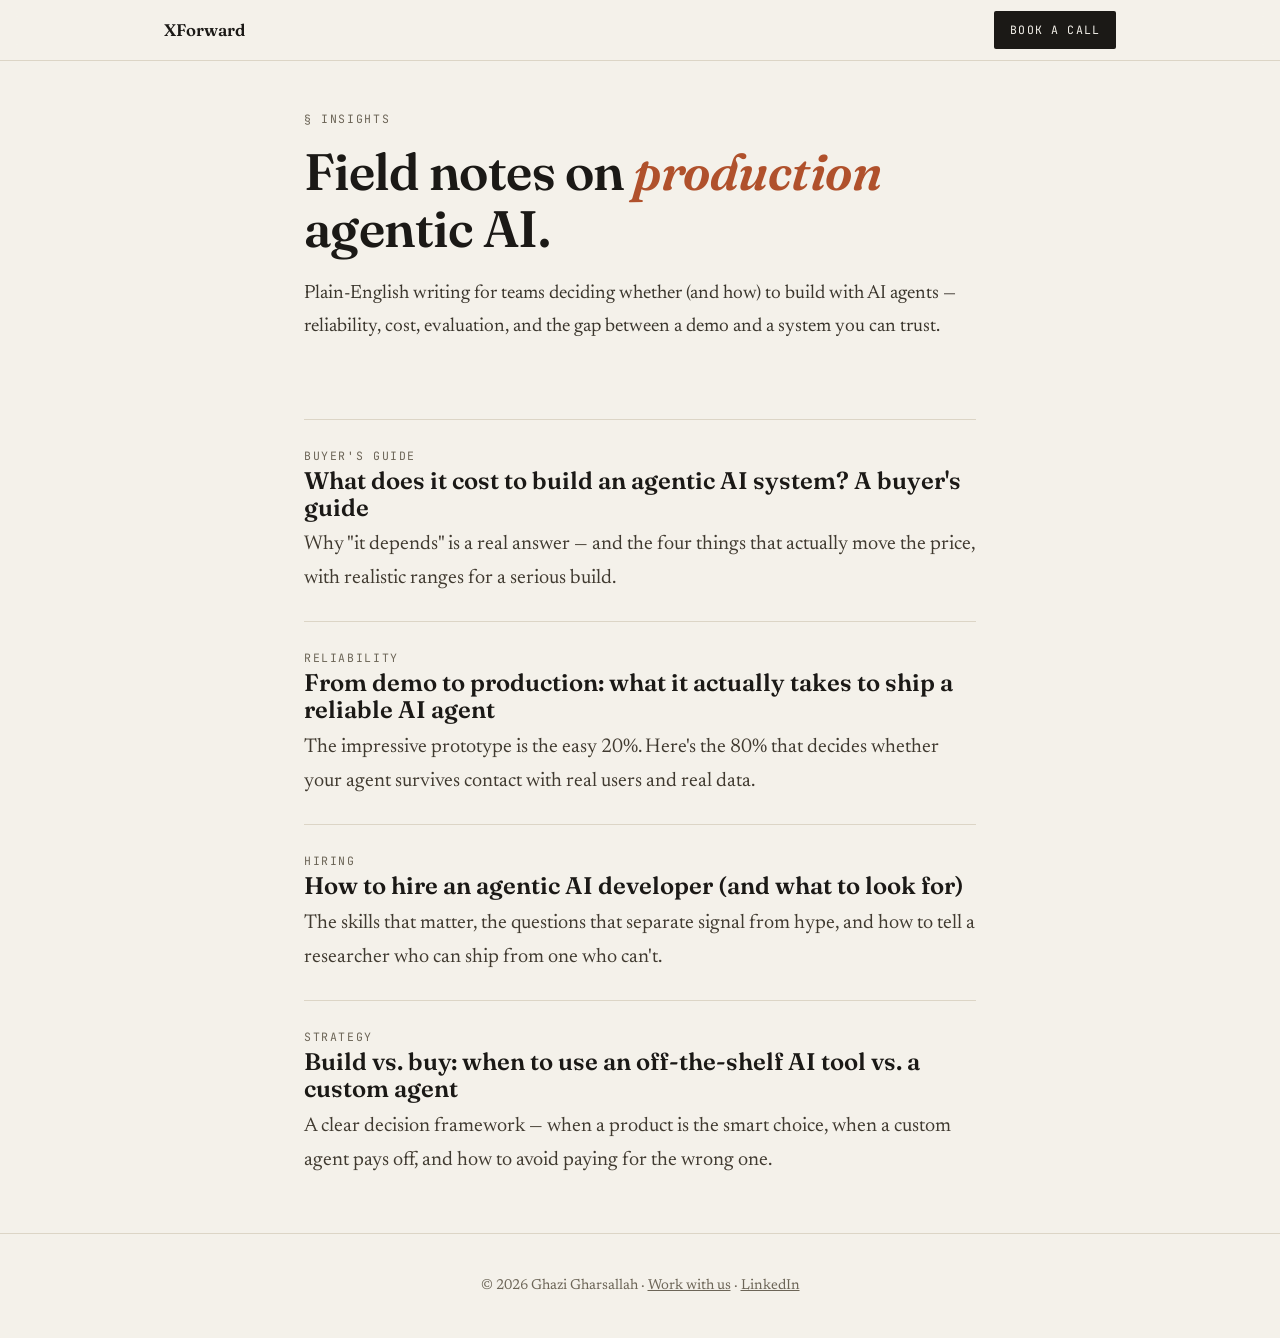
<file: website/insights/index.html>
<!DOCTYPE html>
<html lang="en">
<head>
<meta charset="utf-8">
<meta name="viewport" content="width=device-width, initial-scale=1">
<title>Insights — Agentic AI, from research to production | Ghazi Gharsallah</title>
<meta name="description" content="Field notes on building production-grade agentic AI: reliability, cost, evaluation, and what it takes to go from demo to a system you can trust.">
<link rel="canonical" href="https://ghazigh.github.io/ProjectX/insights/">
<link rel="preconnect" href="https://fonts.googleapis.com">
<link rel="preconnect" href="https://fonts.gstatic.com" crossorigin>
<link href="https://fonts.googleapis.com/css2?family=Fraunces:ital,opsz,wght@0,9..144,400..900;1,9..144,400..700&family=Newsreader:ital,opsz,wght@0,6..72,300..600;1,6..72,300..500&family=JetBrains+Mono:wght@400;500;600&display=swap" rel="stylesheet">
<link rel="stylesheet" href="article.css">
</head>
<body>
<div class="topbar"><div class="bar">
  <a class="brand" href="../">XForward</a>
  <a class="cta" href="https://calendly.com/gharsallahghazi">Book a call</a>
</div></div>

<div class="wrap">
  <article>
    <div class="post-meta mono">§ Insights</div>
    <h1>Field notes on <em class="accent">production</em> agentic AI.</h1>
    <p class="lede">Plain-English writing for teams deciding whether (and how) to build with AI agents — reliability, cost, evaluation, and the gap between a demo and a system you can trust.</p>
  </article>

  <ul class="post-list">
    <li>
      <div class="mono">Buyer's guide</div>
      <h2><a href="agentic-ai-cost-guide.html">What does it cost to build an agentic AI system? A buyer's guide</a></h2>
      <p>Why "it depends" is a real answer — and the four things that actually move the price, with realistic ranges for a serious build.</p>
    </li>
    <li>
      <div class="mono">Reliability</div>
      <h2><a href="agentic-ai-demo-to-production.html">From demo to production: what it actually takes to ship a reliable AI agent</a></h2>
      <p>The impressive prototype is the easy 20%. Here's the 80% that decides whether your agent survives contact with real users and real data.</p>
    </li>
    <li>
      <div class="mono">Hiring</div>
      <h2><a href="hire-agentic-ai-developer.html">How to hire an agentic AI developer (and what to look for)</a></h2>
      <p>The skills that matter, the questions that separate signal from hype, and how to tell a researcher who can ship from one who can't.</p>
    </li>
    <li>
      <div class="mono">Strategy</div>
      <h2><a href="build-vs-buy-ai-agent.html">Build vs. buy: when to use an off-the-shelf AI tool vs. a custom agent</a></h2>
      <p>A clear decision framework — when a product is the smart choice, when a custom agent pays off, and how to avoid paying for the wrong one.</p>
    </li>
  </ul>
</div>

<footer><div class="wrap-wide">
  © <span id="yr"></span> Ghazi Gharsallah · <a href="../">Work with us</a> · <a href="https://www.linkedin.com/in/ghazi-gharsallah-29264a155/">LinkedIn</a>
</div></footer>
<script>document.getElementById('yr').textContent=new Date().getFullYear();</script>
</body>
</html>
</file>
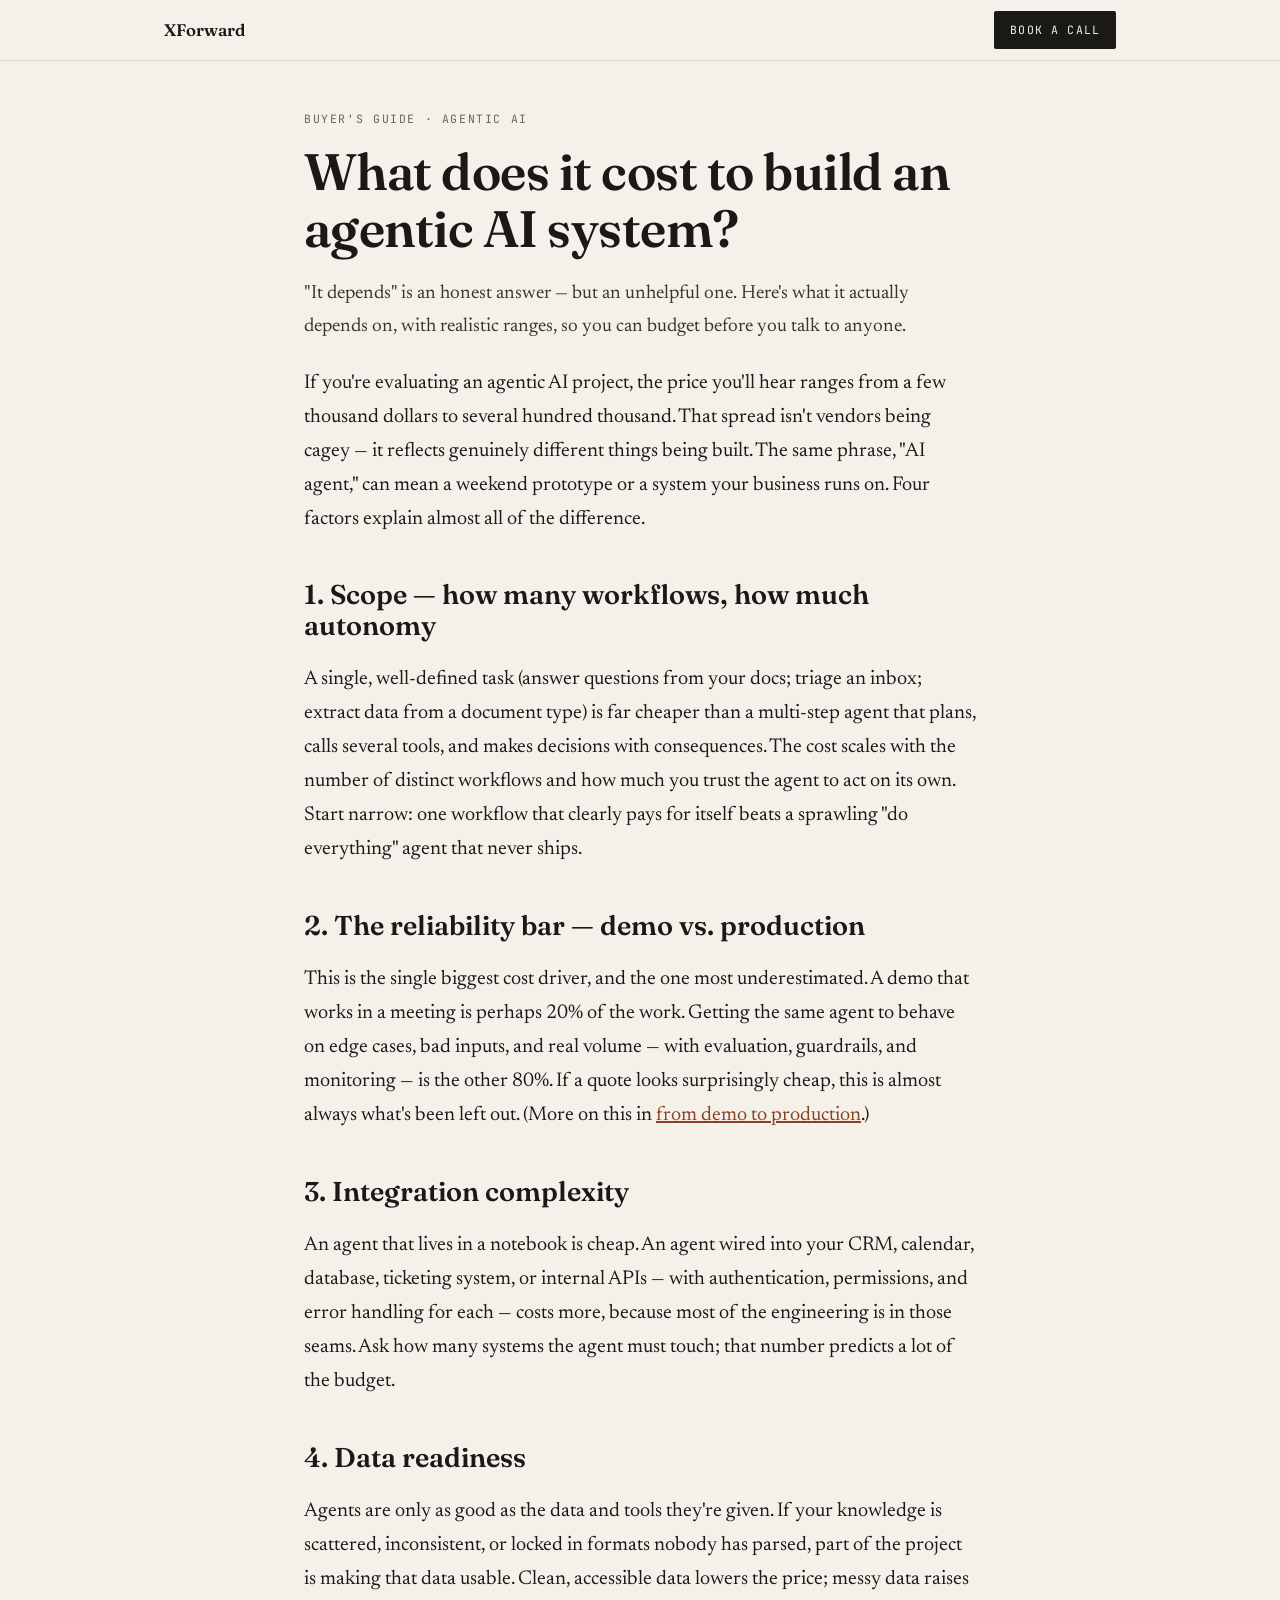
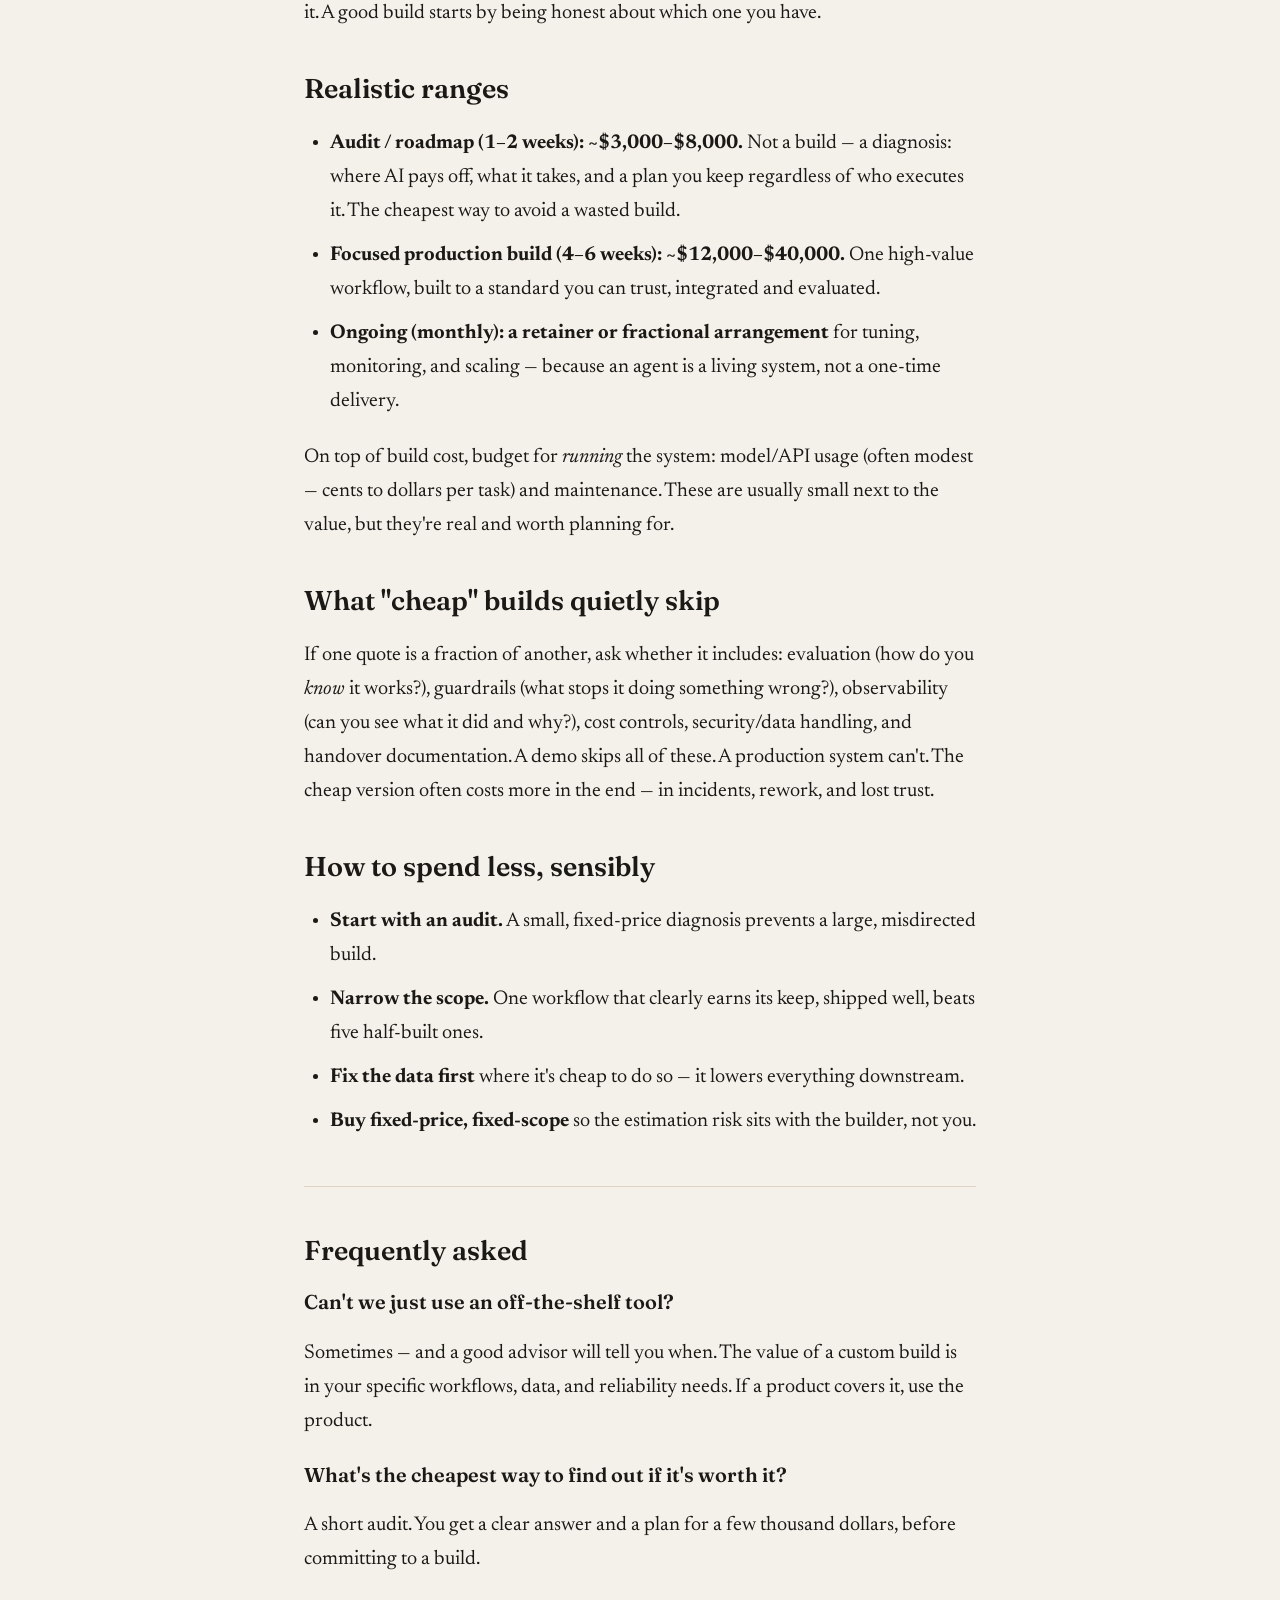
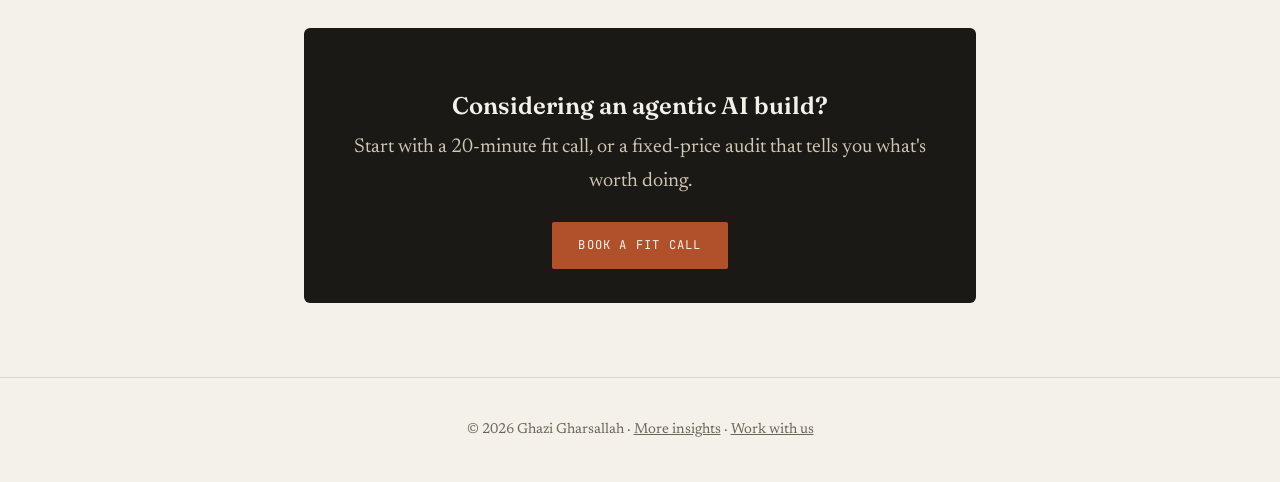
<file: website/insights/agentic-ai-cost-guide.html>
<!DOCTYPE html>
<html lang="en">
<head>
<meta charset="utf-8">
<meta name="viewport" content="width=device-width, initial-scale=1">
<title>What does it cost to build an agentic AI system? A buyer's guide</title>
<meta name="description" content="A clear, honest breakdown of what an agentic AI build costs — the four factors that move the price, realistic ranges, and the hidden costs cheap builds skip.">
<link rel="canonical" href="https://ghazigh.github.io/ProjectX/insights/agentic-ai-cost-guide.html">
<meta property="og:title" content="What does it cost to build an agentic AI system? A buyer's guide">
<meta property="og:description" content="The four factors that move the price of an agentic AI build, with realistic ranges.">
<meta property="og:type" content="article">
<link rel="preconnect" href="https://fonts.googleapis.com">
<link rel="preconnect" href="https://fonts.gstatic.com" crossorigin>
<link href="https://fonts.googleapis.com/css2?family=Fraunces:ital,opsz,wght@0,9..144,400..900;1,9..144,400..700&family=Newsreader:ital,opsz,wght@0,6..72,300..600;1,6..72,300..500&family=JetBrains+Mono:wght@400;500;600&display=swap" rel="stylesheet">
<link rel="stylesheet" href="article.css">
<script type="application/ld+json">
{
  "@context": "https://schema.org",
  "@type": "Article",
  "headline": "What does it cost to build an agentic AI system? A buyer's guide",
  "description": "A clear breakdown of what an agentic AI build costs, the factors that move the price, and realistic ranges.",
  "author": {"@type": "Person", "name": "Ghazi Gharsallah", "url": "https://ghazigh.github.io/ProjectX/"},
  "mainEntityOfPage": "https://ghazigh.github.io/ProjectX/insights/agentic-ai-cost-guide.html"
}
</script>
</head>
<body>
<div class="topbar"><div class="bar">
  <a class="brand" href="../">XForward</a>
  <a class="cta" href="https://calendly.com/gharsallahghazi">Book a call</a>
</div></div>

<div class="wrap">
<article>
  <div class="post-meta mono">Buyer's guide · Agentic AI</div>
  <h1>What does it cost to build an agentic AI system?</h1>
  <p class="lede">"It depends" is an honest answer — but an unhelpful one. Here's what it actually depends on, with realistic ranges, so you can budget before you talk to anyone.</p>

  <p>If you're evaluating an agentic AI project, the price you'll hear ranges from a few thousand dollars to several hundred thousand. That spread isn't vendors being cagey — it reflects genuinely different things being built. The same phrase, "AI agent," can mean a weekend prototype or a system your business runs on. Four factors explain almost all of the difference.</p>

  <h2>1. Scope — how many workflows, how much autonomy</h2>
  <p>A single, well-defined task (answer questions from your docs; triage an inbox; extract data from a document type) is far cheaper than a multi-step agent that plans, calls several tools, and makes decisions with consequences. The cost scales with the number of distinct workflows and how much you trust the agent to act on its own. Start narrow: one workflow that clearly pays for itself beats a sprawling "do everything" agent that never ships.</p>

  <h2>2. The reliability bar — demo vs. production</h2>
  <p>This is the single biggest cost driver, and the one most underestimated. A demo that works in a meeting is perhaps 20% of the work. Getting the same agent to behave on edge cases, bad inputs, and real volume — with evaluation, guardrails, and monitoring — is the other 80%. If a quote looks surprisingly cheap, this is almost always what's been left out. (More on this in <a href="agentic-ai-demo-to-production.html">from demo to production</a>.)</p>

  <h2>3. Integration complexity</h2>
  <p>An agent that lives in a notebook is cheap. An agent wired into your CRM, calendar, database, ticketing system, or internal APIs — with authentication, permissions, and error handling for each — costs more, because most of the engineering is in those seams. Ask how many systems the agent must touch; that number predicts a lot of the budget.</p>

  <h2>4. Data readiness</h2>
  <p>Agents are only as good as the data and tools they're given. If your knowledge is scattered, inconsistent, or locked in formats nobody has parsed, part of the project is making that data usable. Clean, accessible data lowers the price; messy data raises it. A good build starts by being honest about which one you have.</p>

  <h2>Realistic ranges</h2>
  <ul>
    <li><strong>Audit / roadmap (1–2 weeks): ~$3,000–$8,000.</strong> Not a build — a diagnosis: where AI pays off, what it takes, and a plan you keep regardless of who executes it. The cheapest way to avoid a wasted build.</li>
    <li><strong>Focused production build (4–6 weeks): ~$12,000–$40,000.</strong> One high-value workflow, built to a standard you can trust, integrated and evaluated.</li>
    <li><strong>Ongoing (monthly): a retainer or fractional arrangement</strong> for tuning, monitoring, and scaling — because an agent is a living system, not a one-time delivery.</li>
  </ul>
  <p>On top of build cost, budget for <em>running</em> the system: model/API usage (often modest — cents to dollars per task) and maintenance. These are usually small next to the value, but they're real and worth planning for.</p>

  <h2>What "cheap" builds quietly skip</h2>
  <p>If one quote is a fraction of another, ask whether it includes: evaluation (how do you <em>know</em> it works?), guardrails (what stops it doing something wrong?), observability (can you see what it did and why?), cost controls, security/data handling, and handover documentation. A demo skips all of these. A production system can't. The cheap version often costs more in the end — in incidents, rework, and lost trust.</p>

  <h2>How to spend less, sensibly</h2>
  <ul>
    <li><strong>Start with an audit.</strong> A small, fixed-price diagnosis prevents a large, misdirected build.</li>
    <li><strong>Narrow the scope.</strong> One workflow that clearly earns its keep, shipped well, beats five half-built ones.</li>
    <li><strong>Fix the data first</strong> where it's cheap to do so — it lowers everything downstream.</li>
    <li><strong>Buy fixed-price, fixed-scope</strong> so the estimation risk sits with the builder, not you.</li>
  </ul>

  <hr>
  <h2>Frequently asked</h2>
  <h3>Can't we just use an off-the-shelf tool?</h3>
  <p>Sometimes — and a good advisor will tell you when. The value of a custom build is in your specific workflows, data, and reliability needs. If a product covers it, use the product.</p>
  <h3>What's the cheapest way to find out if it's worth it?</h3>
  <p>A short audit. You get a clear answer and a plan for a few thousand dollars, before committing to a build.</p>

  <div class="cta-box">
    <h3>Considering an agentic AI build?</h3>
    <p>Start with a 20-minute fit call, or a fixed-price audit that tells you what's worth doing.</p>
    <a href="https://calendly.com/gharsallahghazi">Book a fit call</a>
  </div>
</article>
</div>

<footer><div class="wrap-wide">
  © <span id="yr"></span> Ghazi Gharsallah · <a href="index.html">More insights</a> · <a href="../">Work with us</a>
</div></footer>
<script>document.getElementById('yr').textContent=new Date().getFullYear();</script>
</body>
</html>
</file>
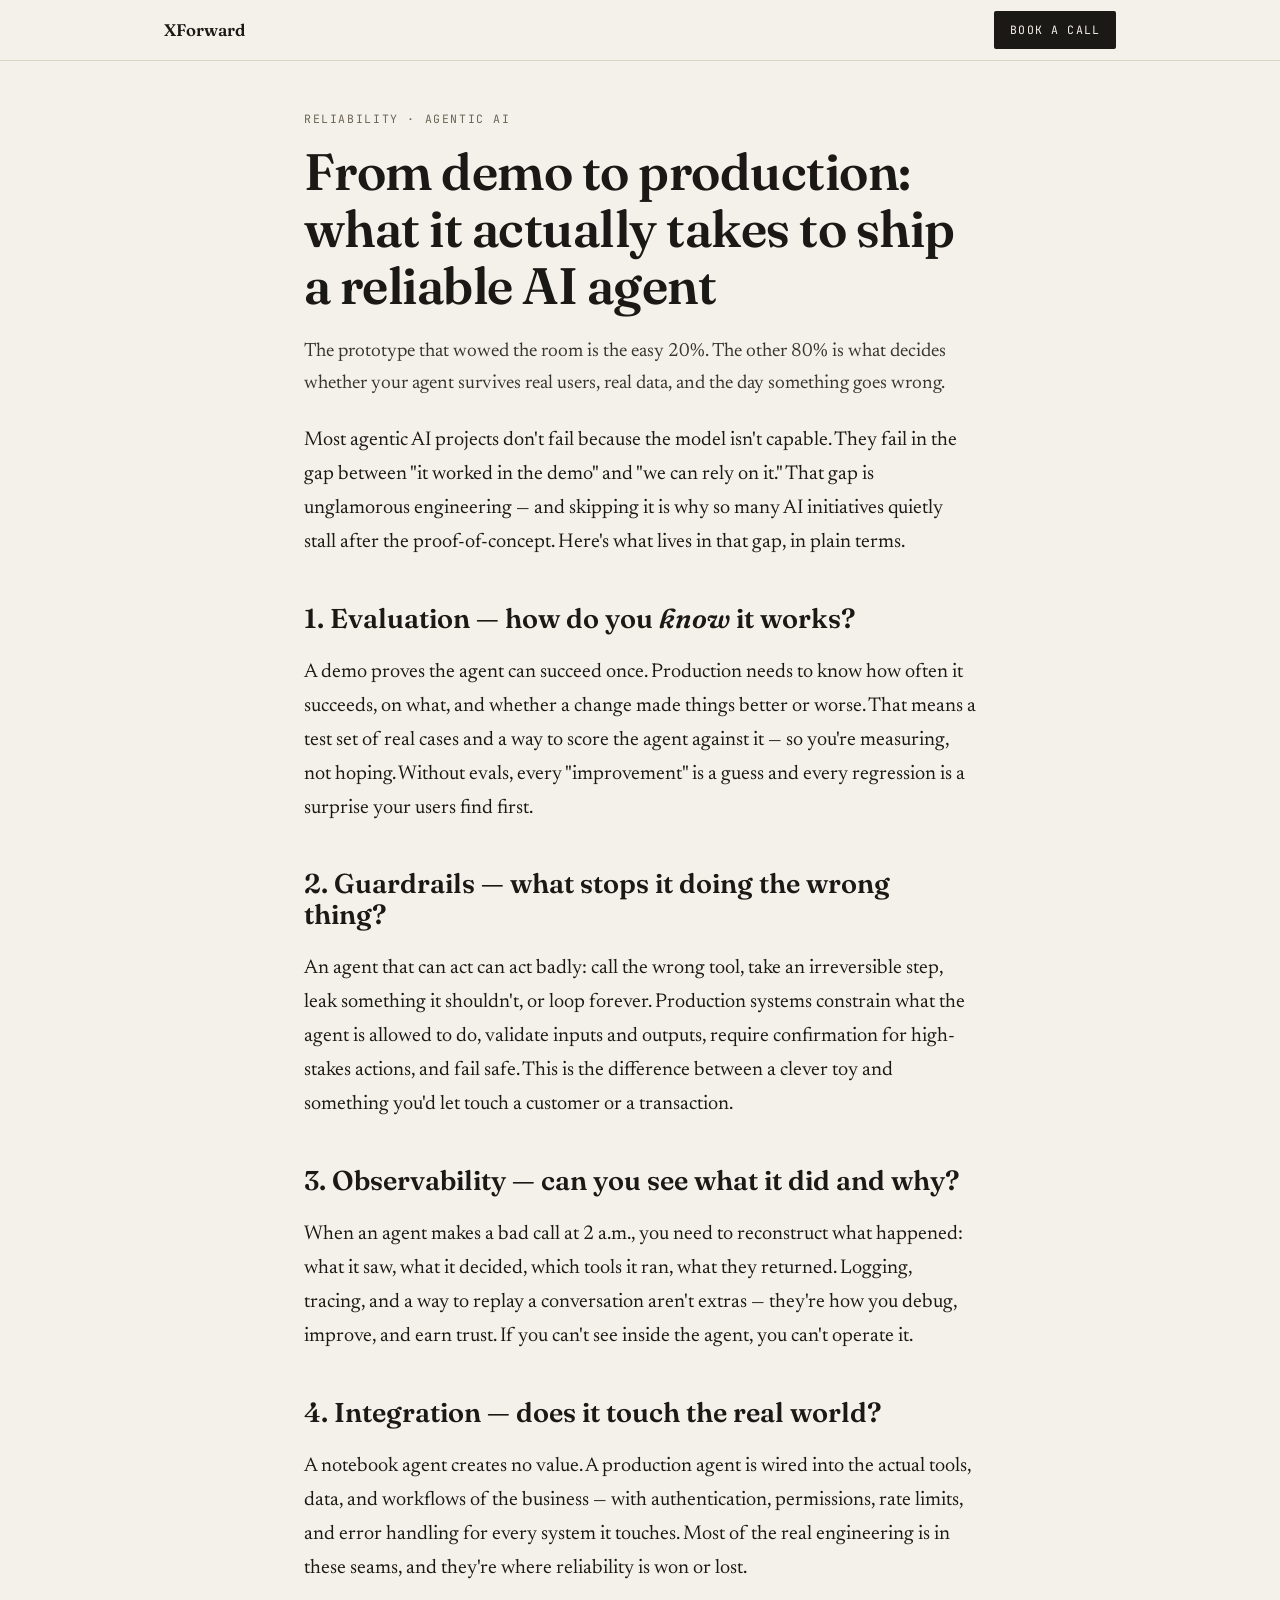
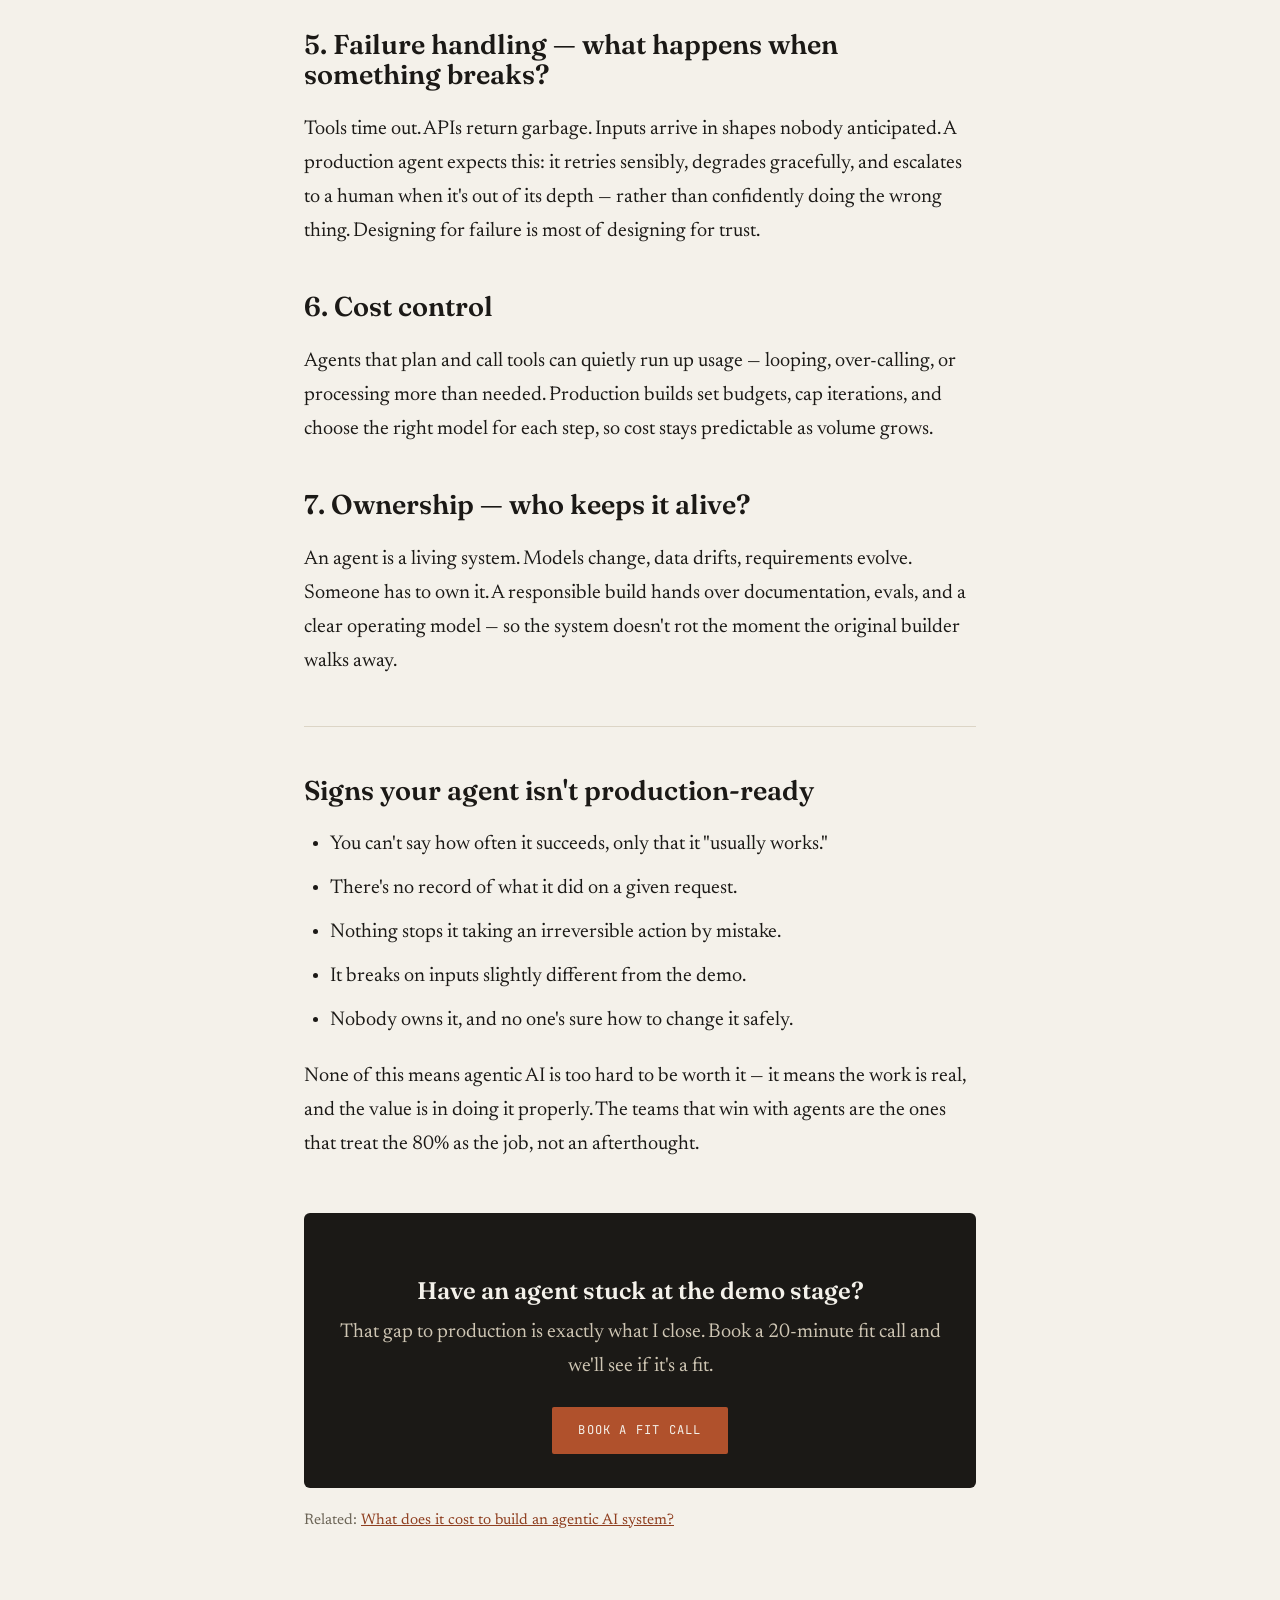
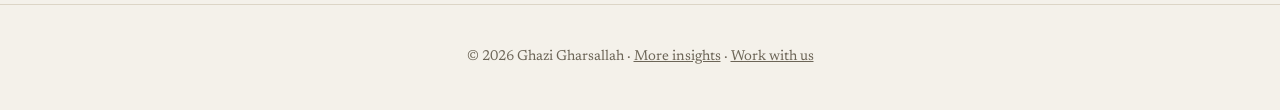
<file: website/insights/agentic-ai-demo-to-production.html>
<!DOCTYPE html>
<html lang="en">
<head>
<meta charset="utf-8">
<meta name="viewport" content="width=device-width, initial-scale=1">
<title>From demo to production: what it takes to ship a reliable AI agent</title>
<meta name="description" content="The impressive prototype is the easy 20%. Here is the 80% — evaluation, guardrails, observability, integration — that decides whether your agentic AI survives real users and real data.">
<link rel="canonical" href="https://ghazigh.github.io/ProjectX/insights/agentic-ai-demo-to-production.html">
<meta property="og:title" content="From demo to production: what it takes to ship a reliable AI agent">
<meta property="og:description" content="The 80% of agentic AI work that decides whether your agent survives production.">
<meta property="og:type" content="article">
<link rel="preconnect" href="https://fonts.googleapis.com">
<link rel="preconnect" href="https://fonts.gstatic.com" crossorigin>
<link href="https://fonts.googleapis.com/css2?family=Fraunces:ital,opsz,wght@0,9..144,400..900;1,9..144,400..700&family=Newsreader:ital,opsz,wght@0,6..72,300..600;1,6..72,300..500&family=JetBrains+Mono:wght@400;500;600&display=swap" rel="stylesheet">
<link rel="stylesheet" href="article.css">
<script type="application/ld+json">
{
  "@context": "https://schema.org",
  "@type": "Article",
  "headline": "From demo to production: what it takes to ship a reliable AI agent",
  "description": "The engineering that turns an agentic AI prototype into a system you can trust in production.",
  "author": {"@type": "Person", "name": "Ghazi Gharsallah", "url": "https://ghazigh.github.io/ProjectX/"},
  "mainEntityOfPage": "https://ghazigh.github.io/ProjectX/insights/agentic-ai-demo-to-production.html"
}
</script>
</head>
<body>
<div class="topbar"><div class="bar">
  <a class="brand" href="../">XForward</a>
  <a class="cta" href="https://calendly.com/gharsallahghazi">Book a call</a>
</div></div>

<div class="wrap">
<article>
  <div class="post-meta mono">Reliability · Agentic AI</div>
  <h1>From demo to production: what it actually takes to ship a reliable AI agent</h1>
  <p class="lede">The prototype that wowed the room is the easy 20%. The other 80% is what decides whether your agent survives real users, real data, and the day something goes wrong.</p>

  <p>Most agentic AI projects don't fail because the model isn't capable. They fail in the gap between "it worked in the demo" and "we can rely on it." That gap is unglamorous engineering — and skipping it is why so many AI initiatives quietly stall after the proof-of-concept. Here's what lives in that gap, in plain terms.</p>

  <h2>1. Evaluation — how do you <em>know</em> it works?</h2>
  <p>A demo proves the agent can succeed once. Production needs to know how often it succeeds, on what, and whether a change made things better or worse. That means a test set of real cases and a way to score the agent against it — so you're measuring, not hoping. Without evals, every "improvement" is a guess and every regression is a surprise your users find first.</p>

  <h2>2. Guardrails — what stops it doing the wrong thing?</h2>
  <p>An agent that can act can act badly: call the wrong tool, take an irreversible step, leak something it shouldn't, or loop forever. Production systems constrain what the agent is allowed to do, validate inputs and outputs, require confirmation for high-stakes actions, and fail safe. This is the difference between a clever toy and something you'd let touch a customer or a transaction.</p>

  <h2>3. Observability — can you see what it did and why?</h2>
  <p>When an agent makes a bad call at 2 a.m., you need to reconstruct what happened: what it saw, what it decided, which tools it ran, what they returned. Logging, tracing, and a way to replay a conversation aren't extras — they're how you debug, improve, and earn trust. If you can't see inside the agent, you can't operate it.</p>

  <h2>4. Integration — does it touch the real world?</h2>
  <p>A notebook agent creates no value. A production agent is wired into the actual tools, data, and workflows of the business — with authentication, permissions, rate limits, and error handling for every system it touches. Most of the real engineering is in these seams, and they're where reliability is won or lost.</p>

  <h2>5. Failure handling — what happens when something breaks?</h2>
  <p>Tools time out. APIs return garbage. Inputs arrive in shapes nobody anticipated. A production agent expects this: it retries sensibly, degrades gracefully, and escalates to a human when it's out of its depth — rather than confidently doing the wrong thing. Designing for failure is most of designing for trust.</p>

  <h2>6. Cost control</h2>
  <p>Agents that plan and call tools can quietly run up usage — looping, over-calling, or processing more than needed. Production builds set budgets, cap iterations, and choose the right model for each step, so cost stays predictable as volume grows.</p>

  <h2>7. Ownership — who keeps it alive?</h2>
  <p>An agent is a living system. Models change, data drifts, requirements evolve. Someone has to own it. A responsible build hands over documentation, evals, and a clear operating model — so the system doesn't rot the moment the original builder walks away.</p>

  <hr>
  <h2>Signs your agent isn't production-ready</h2>
  <ul>
    <li>You can't say how often it succeeds, only that it "usually works."</li>
    <li>There's no record of what it did on a given request.</li>
    <li>Nothing stops it taking an irreversible action by mistake.</li>
    <li>It breaks on inputs slightly different from the demo.</li>
    <li>Nobody owns it, and no one's sure how to change it safely.</li>
  </ul>

  <p>None of this means agentic AI is too hard to be worth it — it means the work is real, and the value is in doing it properly. The teams that win with agents are the ones that treat the 80% as the job, not an afterthought.</p>

  <div class="cta-box">
    <h3>Have an agent stuck at the demo stage?</h3>
    <p>That gap to production is exactly what I close. Book a 20-minute fit call and we'll see if it's a fit.</p>
    <a href="https://calendly.com/gharsallahghazi">Book a fit call</a>
  </div>

  <p style="color:#6c6557;font-size:.95rem">Related: <a href="agentic-ai-cost-guide.html">What does it cost to build an agentic AI system?</a></p>
</article>
</div>

<footer><div class="wrap-wide">
  © <span id="yr"></span> Ghazi Gharsallah · <a href="index.html">More insights</a> · <a href="../">Work with us</a>
</div></footer>
<script>document.getElementById('yr').textContent=new Date().getFullYear();</script>
</body>
</html>
</file>
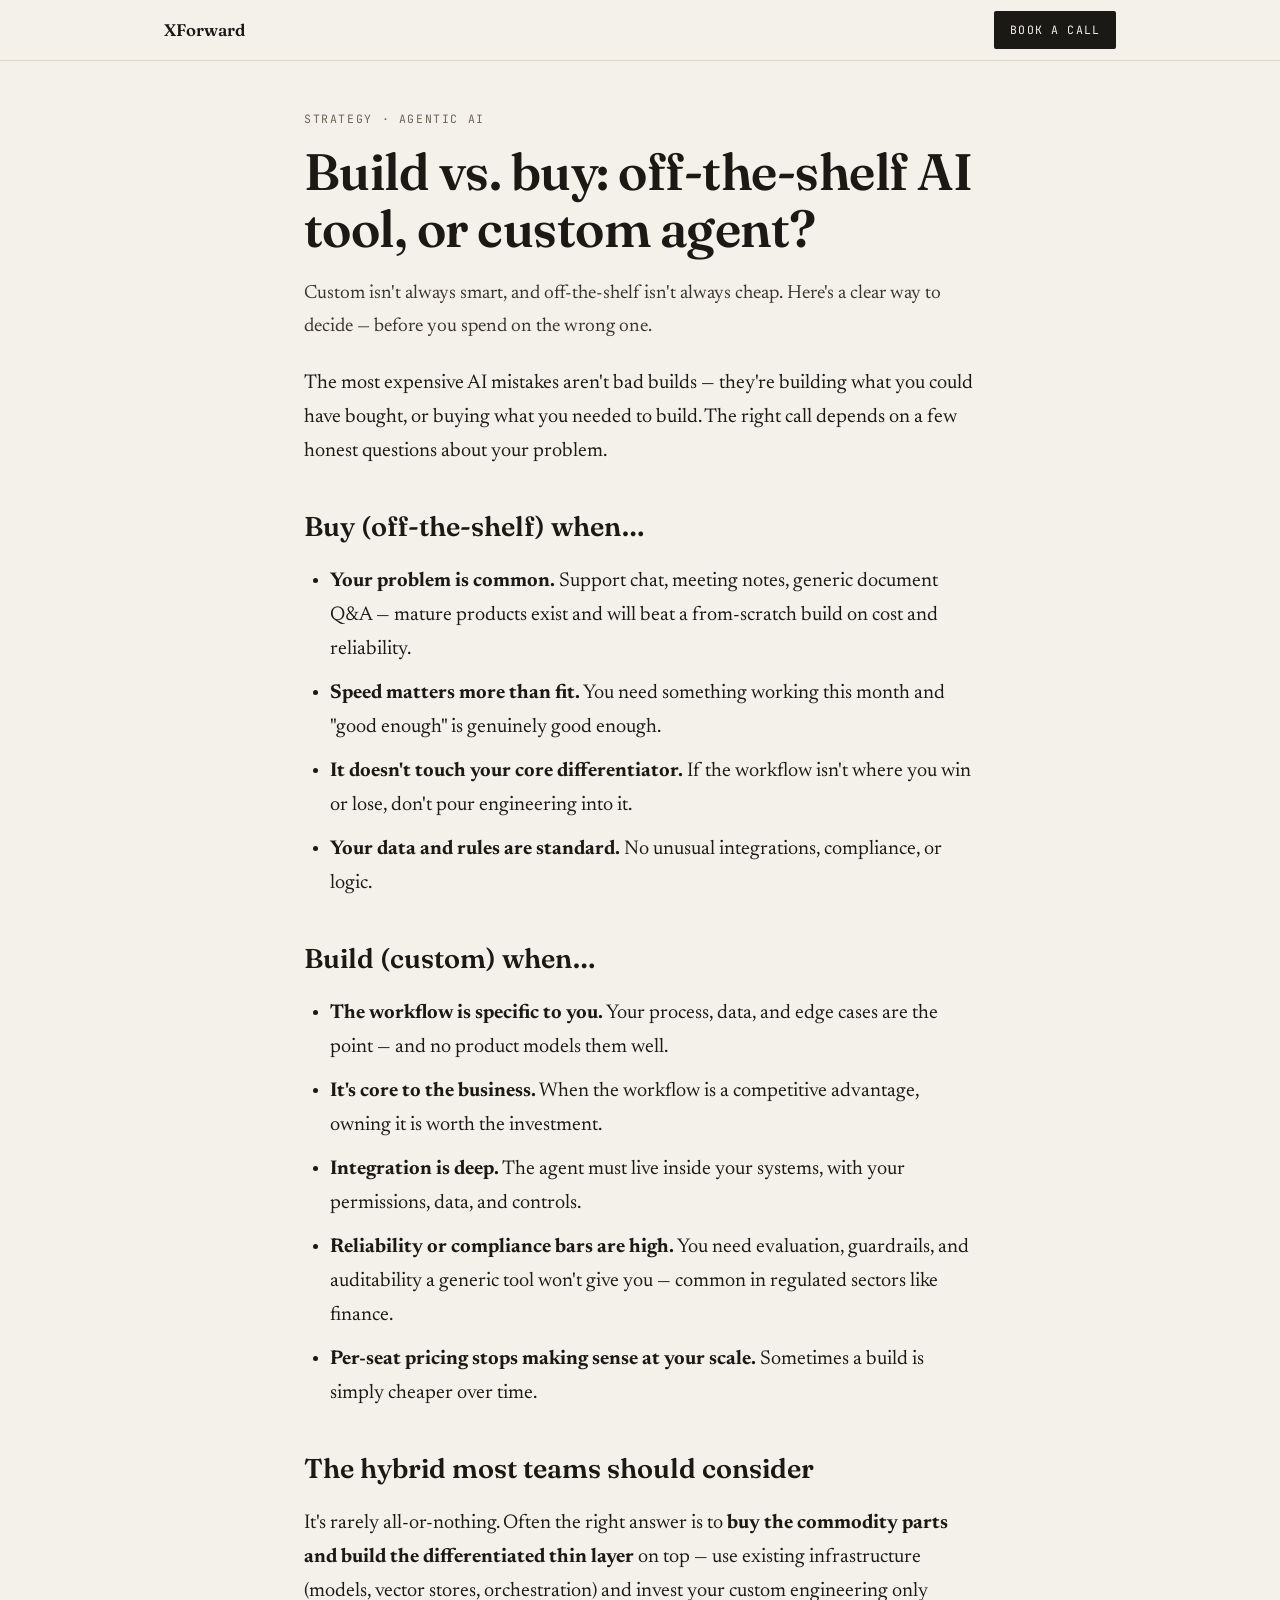
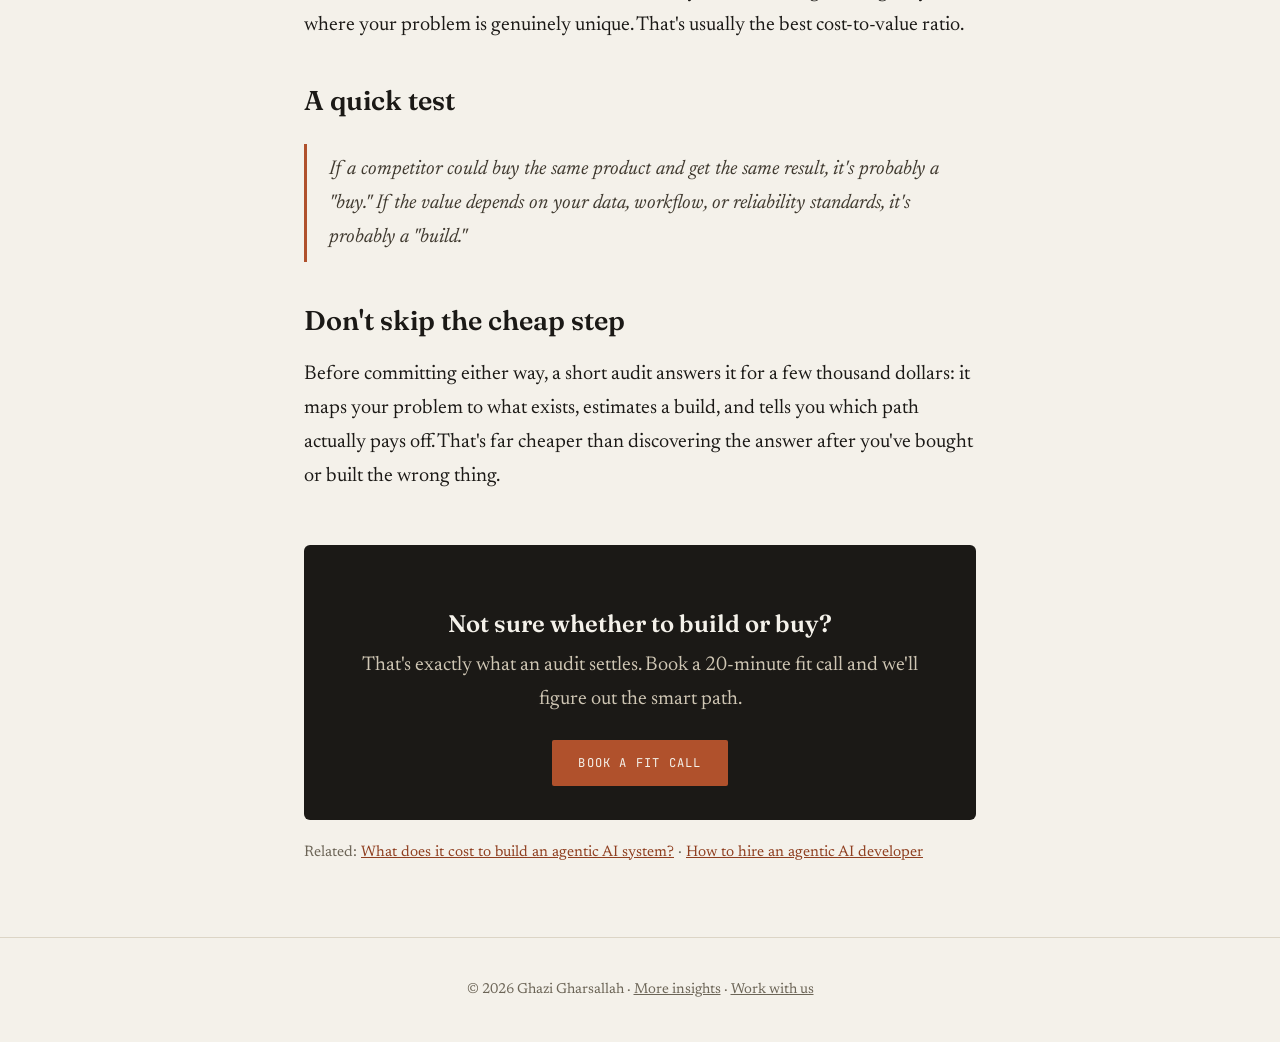
<file: website/insights/build-vs-buy-ai-agent.html>
<!DOCTYPE html>
<html lang="en">
<head>
<meta charset="utf-8">
<meta name="viewport" content="width=device-width, initial-scale=1">
<title>Build vs. buy: when to use an off-the-shelf AI tool vs. a custom agent</title>
<meta name="description" content="A decision framework for build vs. buy in agentic AI — when an off-the-shelf product is the smart choice, when a custom agent pays off, and how to avoid paying for the wrong one.">
<link rel="canonical" href="https://ghazigh.github.io/ProjectX/insights/build-vs-buy-ai-agent.html">
<meta property="og:title" content="Build vs. buy: when to use an off-the-shelf AI tool vs. a custom agent">
<meta property="og:description" content="A decision framework for build vs. buy in agentic AI.">
<meta property="og:type" content="article">
<link rel="preconnect" href="https://fonts.googleapis.com">
<link rel="preconnect" href="https://fonts.gstatic.com" crossorigin>
<link href="https://fonts.googleapis.com/css2?family=Fraunces:ital,opsz,wght@0,9..144,400..900;1,9..144,400..700&family=Newsreader:ital,opsz,wght@0,6..72,300..600;1,6..72,300..500&family=JetBrains+Mono:wght@400;500;600&display=swap" rel="stylesheet">
<link rel="stylesheet" href="article.css">
<script type="application/ld+json">
{
  "@context": "https://schema.org",
  "@type": "Article",
  "headline": "Build vs. buy: when to use an off-the-shelf AI tool vs. a custom agent",
  "description": "A decision framework for build vs. buy in agentic AI.",
  "author": {"@type": "Person", "name": "Ghazi Gharsallah", "url": "https://ghazigh.github.io/ProjectX/"},
  "mainEntityOfPage": "https://ghazigh.github.io/ProjectX/insights/build-vs-buy-ai-agent.html"
}
</script>
</head>
<body>
<div class="topbar"><div class="bar">
  <a class="brand" href="../">XForward</a>
  <a class="cta" href="https://calendly.com/gharsallahghazi">Book a call</a>
</div></div>

<div class="wrap">
<article>
  <div class="post-meta mono">Strategy · Agentic AI</div>
  <h1>Build vs. buy: off-the-shelf AI tool, or custom agent?</h1>
  <p class="lede">Custom isn't always smart, and off-the-shelf isn't always cheap. Here's a clear way to decide — before you spend on the wrong one.</p>

  <p>The most expensive AI mistakes aren't bad builds — they're building what you could have bought, or buying what you needed to build. The right call depends on a few honest questions about your problem.</p>

  <h2>Buy (off-the-shelf) when…</h2>
  <ul>
    <li><strong>Your problem is common.</strong> Support chat, meeting notes, generic document Q&A — mature products exist and will beat a from-scratch build on cost and reliability.</li>
    <li><strong>Speed matters more than fit.</strong> You need something working this month and "good enough" is genuinely good enough.</li>
    <li><strong>It doesn't touch your core differentiator.</strong> If the workflow isn't where you win or lose, don't pour engineering into it.</li>
    <li><strong>Your data and rules are standard.</strong> No unusual integrations, compliance, or logic.</li>
  </ul>

  <h2>Build (custom) when…</h2>
  <ul>
    <li><strong>The workflow is specific to you.</strong> Your process, data, and edge cases are the point — and no product models them well.</li>
    <li><strong>It's core to the business.</strong> When the workflow is a competitive advantage, owning it is worth the investment.</li>
    <li><strong>Integration is deep.</strong> The agent must live inside your systems, with your permissions, data, and controls.</li>
    <li><strong>Reliability or compliance bars are high.</strong> You need evaluation, guardrails, and auditability a generic tool won't give you — common in regulated sectors like finance.</li>
    <li><strong>Per-seat pricing stops making sense at your scale.</strong> Sometimes a build is simply cheaper over time.</li>
  </ul>

  <h2>The hybrid most teams should consider</h2>
  <p>It's rarely all-or-nothing. Often the right answer is to <strong>buy the commodity parts and build the differentiated thin layer</strong> on top — use existing infrastructure (models, vector stores, orchestration) and invest your custom engineering only where your problem is genuinely unique. That's usually the best cost-to-value ratio.</p>

  <h2>A quick test</h2>
  <blockquote>If a competitor could buy the same product and get the same result, it's probably a "buy." If the value depends on <em>your</em> data, workflow, or reliability standards, it's probably a "build."</blockquote>

  <h2>Don't skip the cheap step</h2>
  <p>Before committing either way, a short audit answers it for a few thousand dollars: it maps your problem to what exists, estimates a build, and tells you which path actually pays off. That's far cheaper than discovering the answer after you've bought or built the wrong thing.</p>

  <div class="cta-box">
    <h3>Not sure whether to build or buy?</h3>
    <p>That's exactly what an audit settles. Book a 20-minute fit call and we'll figure out the smart path.</p>
    <a href="https://calendly.com/gharsallahghazi">Book a fit call</a>
  </div>

  <p style="color:#6c6557;font-size:.95rem">Related: <a href="agentic-ai-cost-guide.html">What does it cost to build an agentic AI system?</a> · <a href="hire-agentic-ai-developer.html">How to hire an agentic AI developer</a></p>
</article>
</div>

<footer><div class="wrap-wide">
  © <span id="yr"></span> Ghazi Gharsallah · <a href="index.html">More insights</a> · <a href="../">Work with us</a>
</div></footer>
<script>document.getElementById('yr').textContent=new Date().getFullYear();</script>
</body>
</html>
</file>
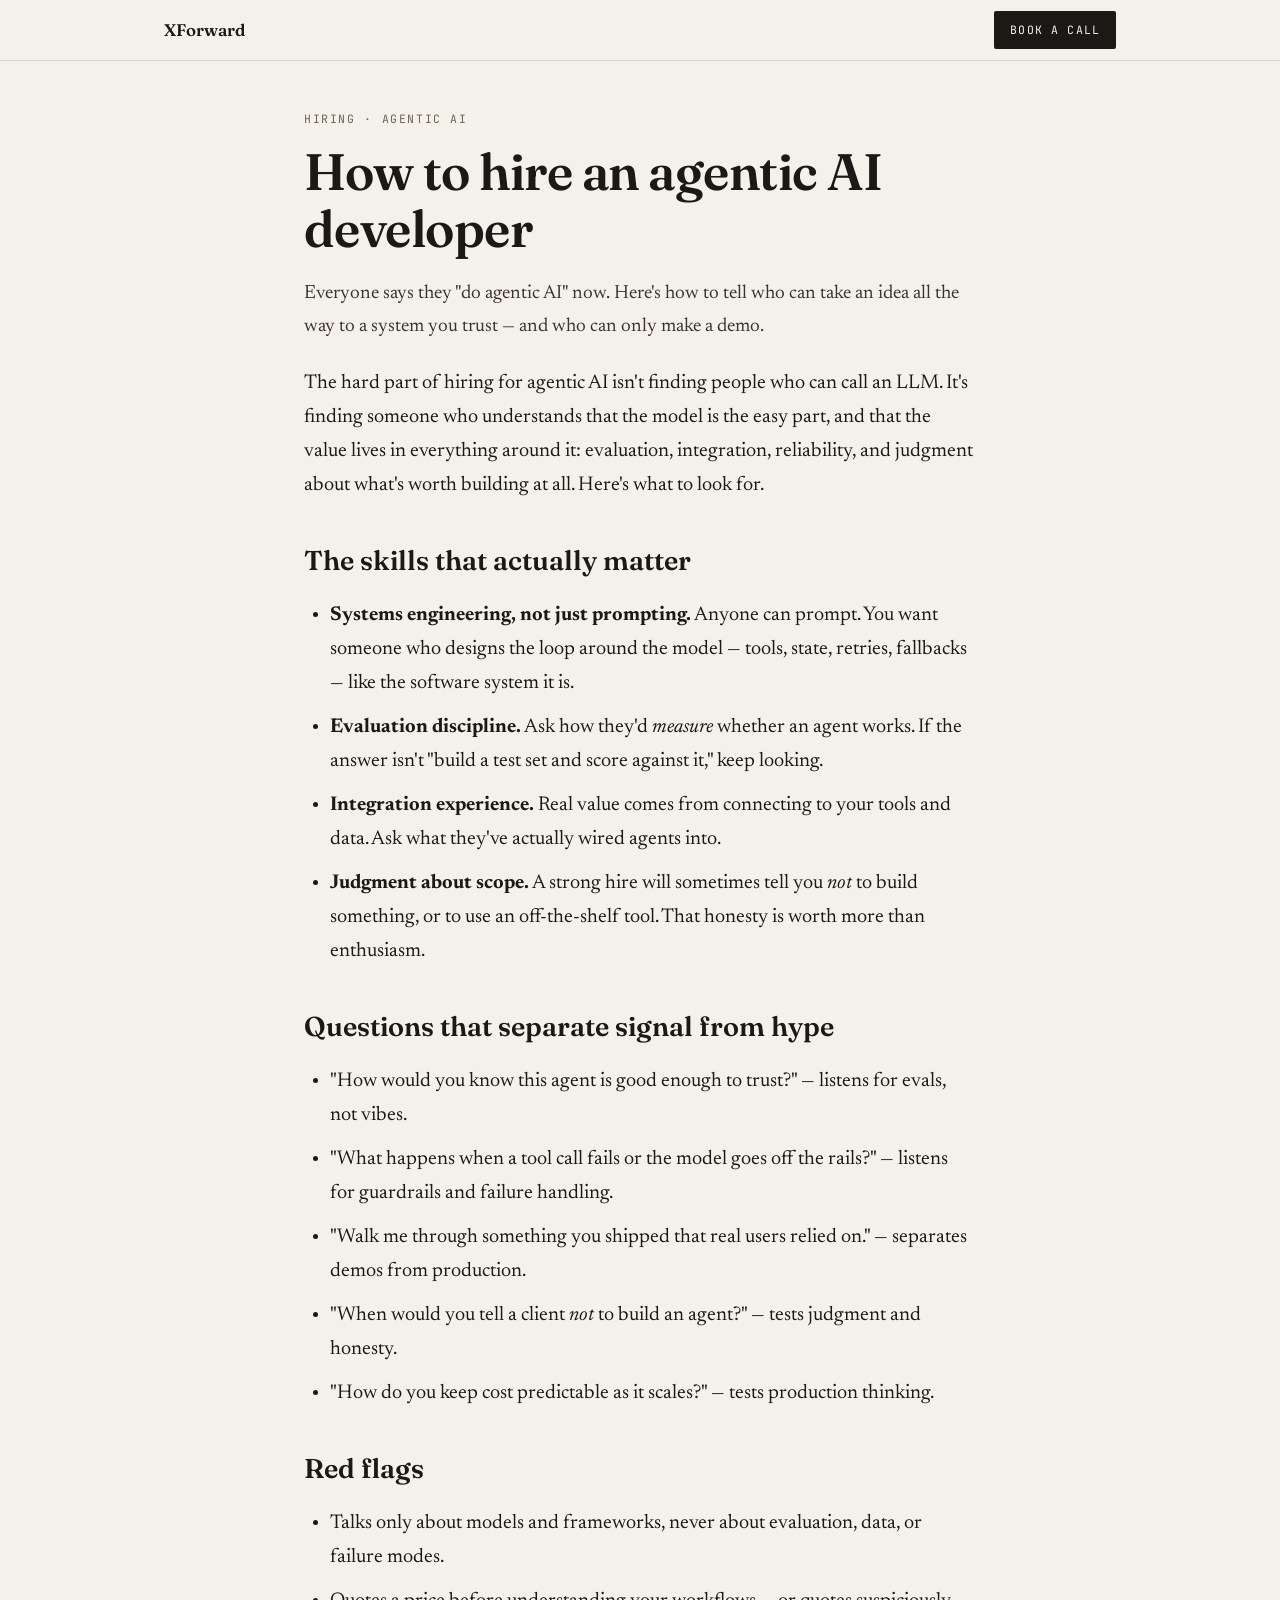
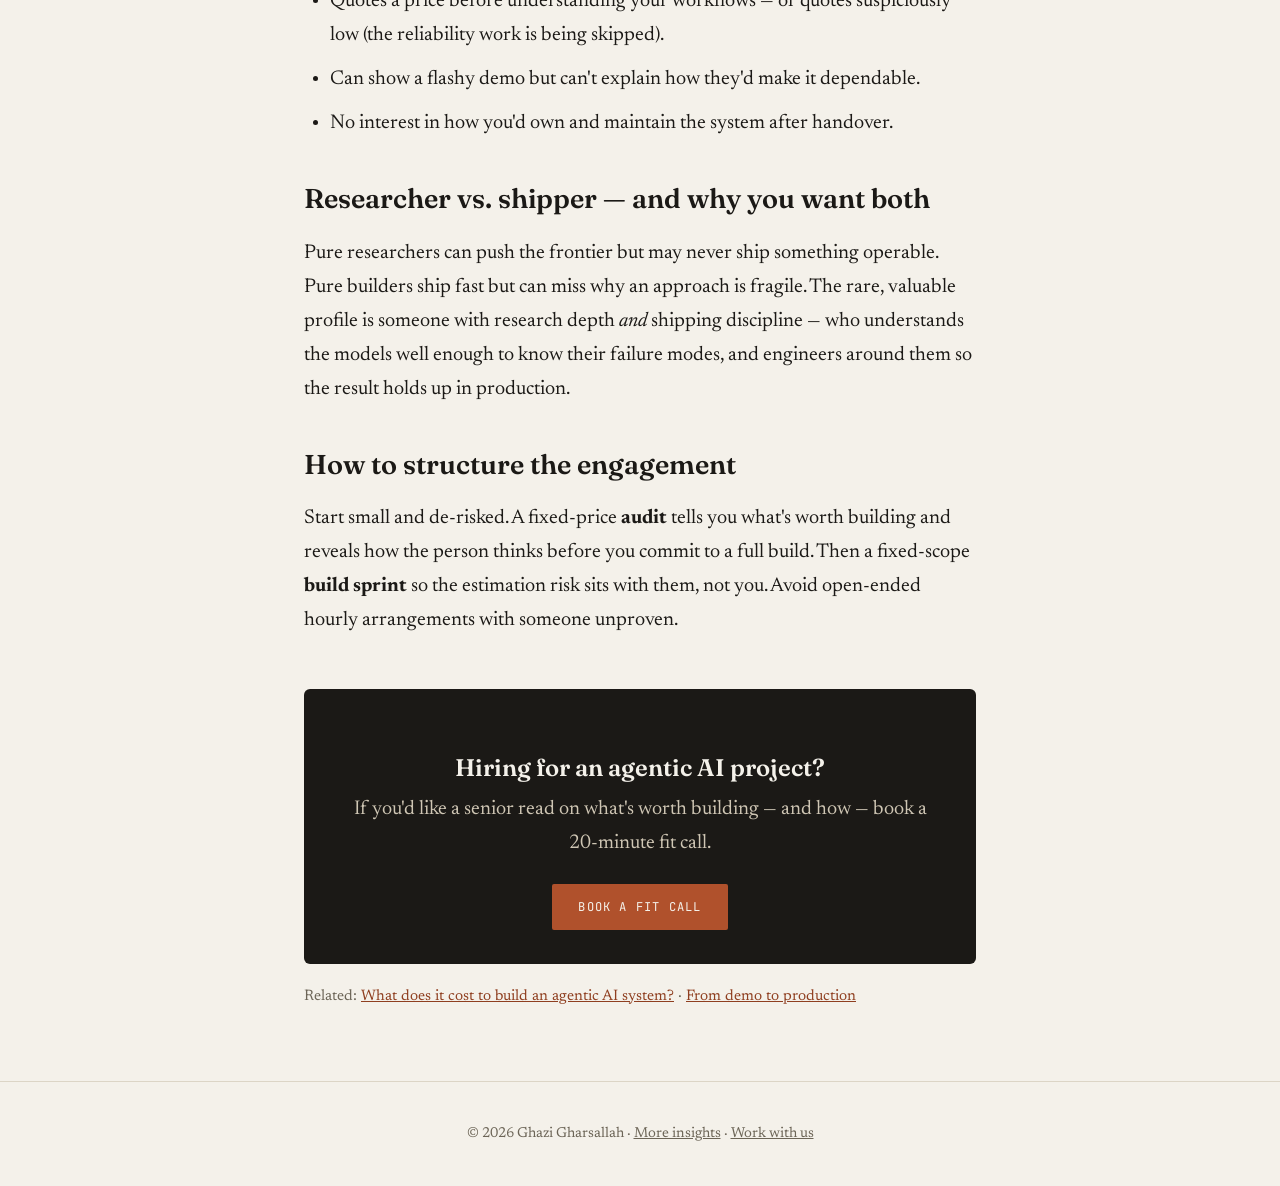
<file: website/insights/hire-agentic-ai-developer.html>
<!DOCTYPE html>
<html lang="en">
<head>
<meta charset="utf-8">
<meta name="viewport" content="width=device-width, initial-scale=1">
<title>How to hire an agentic AI developer (and what to look for)</title>
<meta name="description" content="A practical guide to hiring for agentic AI: the skills that matter, the questions to ask, the red flags, and how to tell a researcher who can ship from one who can't.">
<link rel="canonical" href="https://ghazigh.github.io/ProjectX/insights/hire-agentic-ai-developer.html">
<meta property="og:title" content="How to hire an agentic AI developer (and what to look for)">
<meta property="og:description" content="The skills, questions, and red flags when hiring for an agentic AI build.">
<meta property="og:type" content="article">
<link rel="preconnect" href="https://fonts.googleapis.com">
<link rel="preconnect" href="https://fonts.gstatic.com" crossorigin>
<link href="https://fonts.googleapis.com/css2?family=Fraunces:ital,opsz,wght@0,9..144,400..900;1,9..144,400..700&family=Newsreader:ital,opsz,wght@0,6..72,300..600;1,6..72,300..500&family=JetBrains+Mono:wght@400;500;600&display=swap" rel="stylesheet">
<link rel="stylesheet" href="article.css">
<script type="application/ld+json">
{
  "@context": "https://schema.org",
  "@type": "Article",
  "headline": "How to hire an agentic AI developer (and what to look for)",
  "description": "A practical guide to hiring for agentic AI: skills, questions, and red flags.",
  "author": {"@type": "Person", "name": "Ghazi Gharsallah", "url": "https://ghazigh.github.io/ProjectX/"},
  "mainEntityOfPage": "https://ghazigh.github.io/ProjectX/insights/hire-agentic-ai-developer.html"
}
</script>
</head>
<body>
<div class="topbar"><div class="bar">
  <a class="brand" href="../">XForward</a>
  <a class="cta" href="https://calendly.com/gharsallahghazi">Book a call</a>
</div></div>

<div class="wrap">
<article>
  <div class="post-meta mono">Hiring · Agentic AI</div>
  <h1>How to hire an agentic AI developer</h1>
  <p class="lede">Everyone says they "do agentic AI" now. Here's how to tell who can take an idea all the way to a system you trust — and who can only make a demo.</p>

  <p>The hard part of hiring for agentic AI isn't finding people who can call an LLM. It's finding someone who understands that the model is the easy part, and that the value lives in everything around it: evaluation, integration, reliability, and judgment about what's worth building at all. Here's what to look for.</p>

  <h2>The skills that actually matter</h2>
  <ul>
    <li><strong>Systems engineering, not just prompting.</strong> Anyone can prompt. You want someone who designs the loop around the model — tools, state, retries, fallbacks — like the software system it is.</li>
    <li><strong>Evaluation discipline.</strong> Ask how they'd <em>measure</em> whether an agent works. If the answer isn't "build a test set and score against it," keep looking.</li>
    <li><strong>Integration experience.</strong> Real value comes from connecting to your tools and data. Ask what they've actually wired agents into.</li>
    <li><strong>Judgment about scope.</strong> A strong hire will sometimes tell you <em>not</em> to build something, or to use an off-the-shelf tool. That honesty is worth more than enthusiasm.</li>
  </ul>

  <h2>Questions that separate signal from hype</h2>
  <ul>
    <li>"How would you know this agent is good enough to trust?" — listens for evals, not vibes.</li>
    <li>"What happens when a tool call fails or the model goes off the rails?" — listens for guardrails and failure handling.</li>
    <li>"Walk me through something you shipped that real users relied on." — separates demos from production.</li>
    <li>"When would you tell a client <em>not</em> to build an agent?" — tests judgment and honesty.</li>
    <li>"How do you keep cost predictable as it scales?" — tests production thinking.</li>
  </ul>

  <h2>Red flags</h2>
  <ul>
    <li>Talks only about models and frameworks, never about evaluation, data, or failure modes.</li>
    <li>Quotes a price before understanding your workflows — or quotes suspiciously low (the reliability work is being skipped).</li>
    <li>Can show a flashy demo but can't explain how they'd make it dependable.</li>
    <li>No interest in how you'd own and maintain the system after handover.</li>
  </ul>

  <h2>Researcher vs. shipper — and why you want both</h2>
  <p>Pure researchers can push the frontier but may never ship something operable. Pure builders ship fast but can miss why an approach is fragile. The rare, valuable profile is someone with research depth <em>and</em> shipping discipline — who understands the models well enough to know their failure modes, and engineers around them so the result holds up in production.</p>

  <h2>How to structure the engagement</h2>
  <p>Start small and de-risked. A fixed-price <strong>audit</strong> tells you what's worth building and reveals how the person thinks before you commit to a full build. Then a fixed-scope <strong>build sprint</strong> so the estimation risk sits with them, not you. Avoid open-ended hourly arrangements with someone unproven.</p>

  <div class="cta-box">
    <h3>Hiring for an agentic AI project?</h3>
    <p>If you'd like a senior read on what's worth building — and how — book a 20-minute fit call.</p>
    <a href="https://calendly.com/gharsallahghazi">Book a fit call</a>
  </div>

  <p style="color:#6c6557;font-size:.95rem">Related: <a href="agentic-ai-cost-guide.html">What does it cost to build an agentic AI system?</a> · <a href="agentic-ai-demo-to-production.html">From demo to production</a></p>
</article>
</div>

<footer><div class="wrap-wide">
  © <span id="yr"></span> Ghazi Gharsallah · <a href="index.html">More insights</a> · <a href="../">Work with us</a>
</div></footer>
<script>document.getElementById('yr').textContent=new Date().getFullYear();</script>
</body>
</html>
</file>
<file: website/insights/article.css>
/* Shared styles for the Insights section — matches the brand. */
:root{
  --paper:#F4F1EA; --paper-2:#EFEBE1; --ink:#1b1916; --muted:#6c6557;
  --line:#dcd5c6; --accent:#b0512c; --accent-deep:#8f3f20; --card:#fbf9f4;
}
*{box-sizing:border-box}
html{scroll-behavior:smooth}
body{margin:0;background:var(--paper);color:var(--ink);
  font-family:"Newsreader",Georgia,serif;font-size:20px;line-height:1.7;
  -webkit-font-smoothing:antialiased}
.wrap{max-width:720px;margin:0 auto;padding:0 24px}
.wrap-wide{max-width:1000px;margin:0 auto;padding:0 24px}
a{color:var(--accent-deep)}
a:hover{text-decoration:underline}
.mono{font-family:"JetBrains Mono",monospace;font-size:.72rem;letter-spacing:.14em;
  text-transform:uppercase;color:var(--muted)}
h1,h2,h3{font-family:"Fraunces",Georgia,serif;line-height:1.12;font-weight:600;margin:0}
h1{font-size:clamp(2rem,5vw,3.2rem);letter-spacing:-.01em;margin:.2em 0 .3em}
h2{font-size:1.7rem;margin:1.6em 0 .4em}
h3{font-size:1.25rem;margin:1.3em 0 .3em}
em{font-style:italic}
.accent{color:var(--accent)}

.topbar{position:sticky;top:0;z-index:50;background:rgba(244,241,234,.86);
  backdrop-filter:blur(8px);border-bottom:1px solid var(--line)}
.topbar .bar{max-width:1000px;margin:0 auto;padding:0 24px;display:flex;
  align-items:center;justify-content:space-between;height:60px}
.brand{font-family:"Fraunces";font-weight:600;font-size:1.05rem;color:var(--ink);text-decoration:none}
.topbar .cta{background:var(--ink);color:var(--paper);padding:9px 16px;border-radius:2px;
  font-family:"JetBrains Mono";font-size:.72rem;letter-spacing:.1em;text-transform:uppercase;text-decoration:none}
.topbar .cta:hover{background:var(--accent-deep)}

article{padding:48px 0 24px}
.post-meta{margin-bottom:14px}
article p{margin:1.1em 0}
article ul,article ol{margin:1.1em 0;padding-left:1.3em}
article li{margin:.5em 0}
blockquote{margin:1.4em 0;padding:.4em 0 .4em 22px;border-left:3px solid var(--accent);
  font-style:italic;color:#403a30}
.lede{font-size:1.2rem;color:#3a352c}
hr{border:none;border-top:1px solid var(--line);margin:2.4em 0}

.cta-box{background:var(--ink);color:var(--paper);border-radius:6px;padding:34px;margin:2.6em 0 1em;text-align:center}
.cta-box h3{color:var(--paper);font-size:1.5rem}
.cta-box p{color:#cfc6b4;margin:.5em 0 1.2em}
.cta-box a{display:inline-block;background:var(--accent);color:var(--paper);text-decoration:none;
  padding:13px 26px;border-radius:2px;font-family:"JetBrains Mono";font-size:.76rem;
  letter-spacing:.1em;text-transform:uppercase}
.cta-box a:hover{background:#c75d33}

/* index list */
.post-list{list-style:none;padding:0;margin:30px 0}
.post-list li{border-top:1px solid var(--line);padding:26px 0}
.post-list h2{font-size:1.5rem;margin:.1em 0 .2em}
.post-list h2 a{color:var(--ink);text-decoration:none}
.post-list h2 a:hover{color:var(--accent-deep)}
.post-list p{margin:.3em 0 0;color:#403a30}

footer{padding:40px 0;text-align:center;color:var(--muted);font-size:.9rem;border-top:1px solid var(--line);margin-top:30px}
footer a{color:var(--muted)}
</file>
